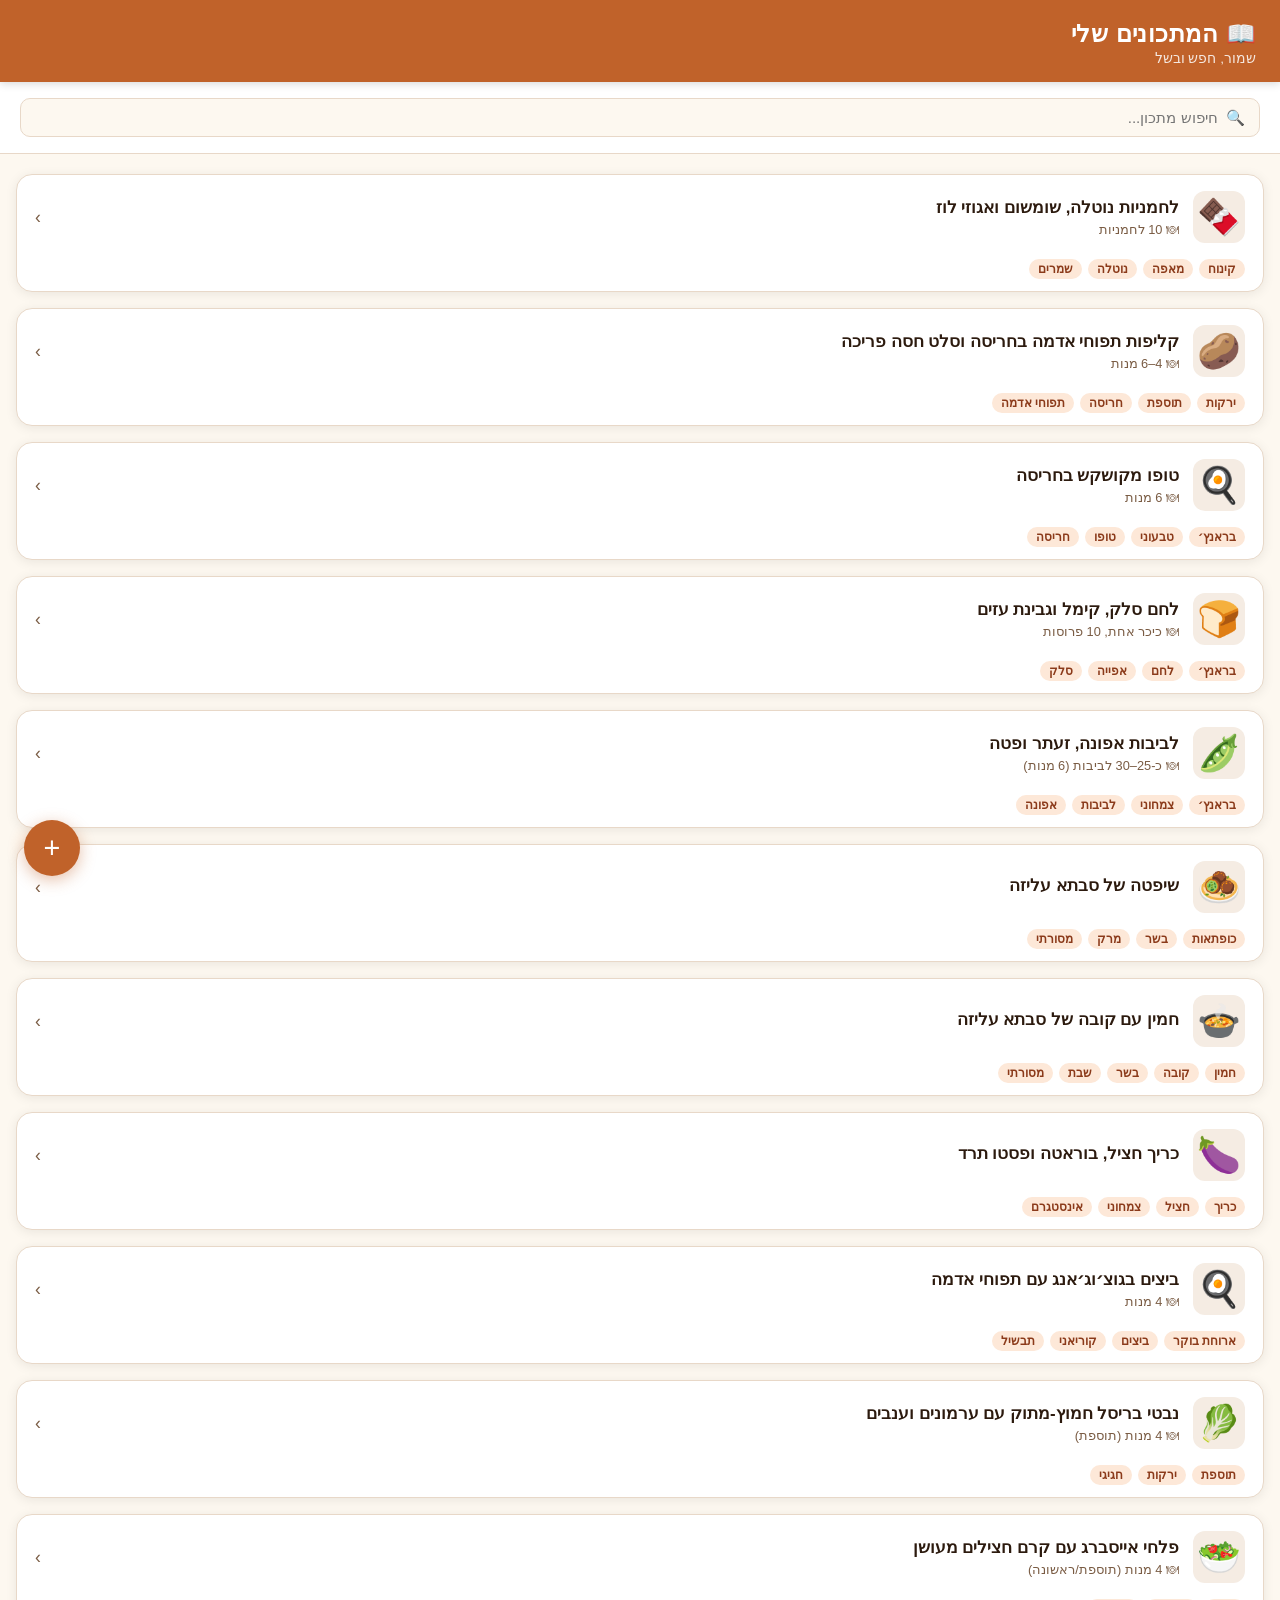
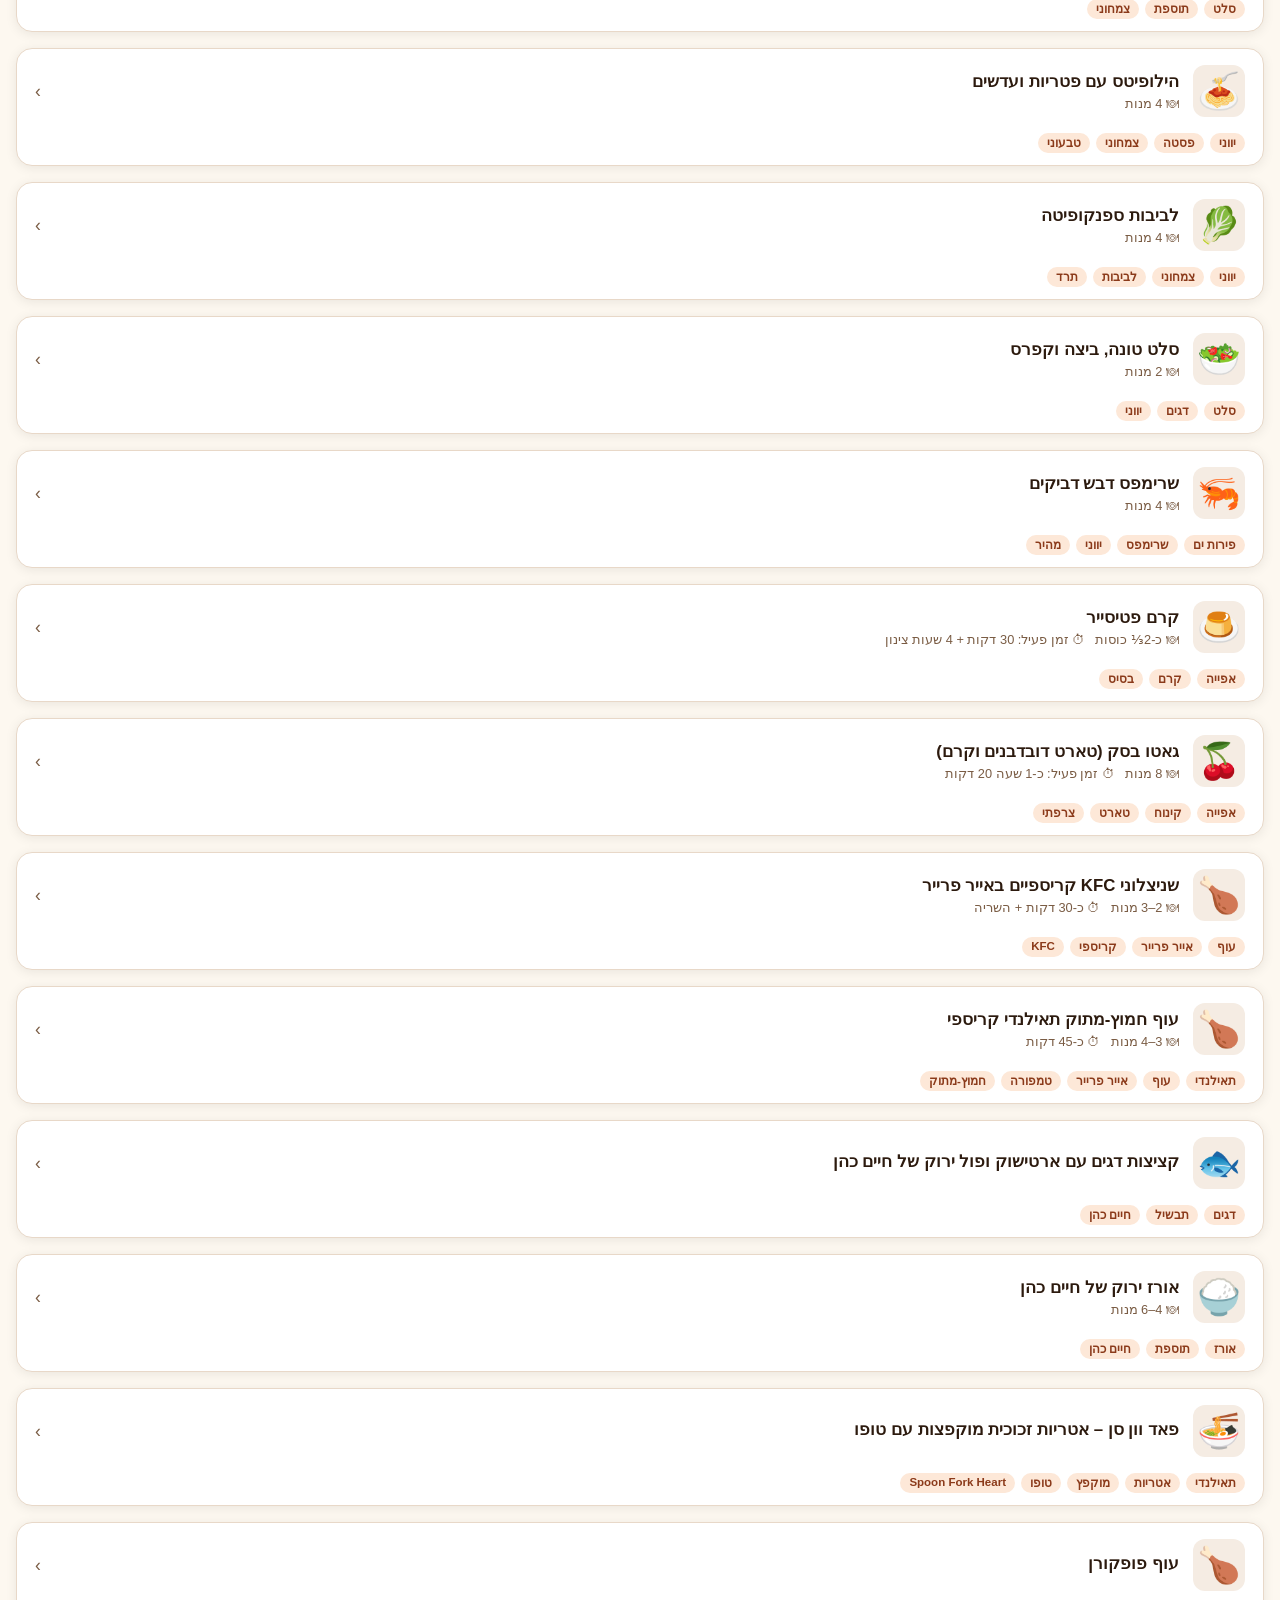
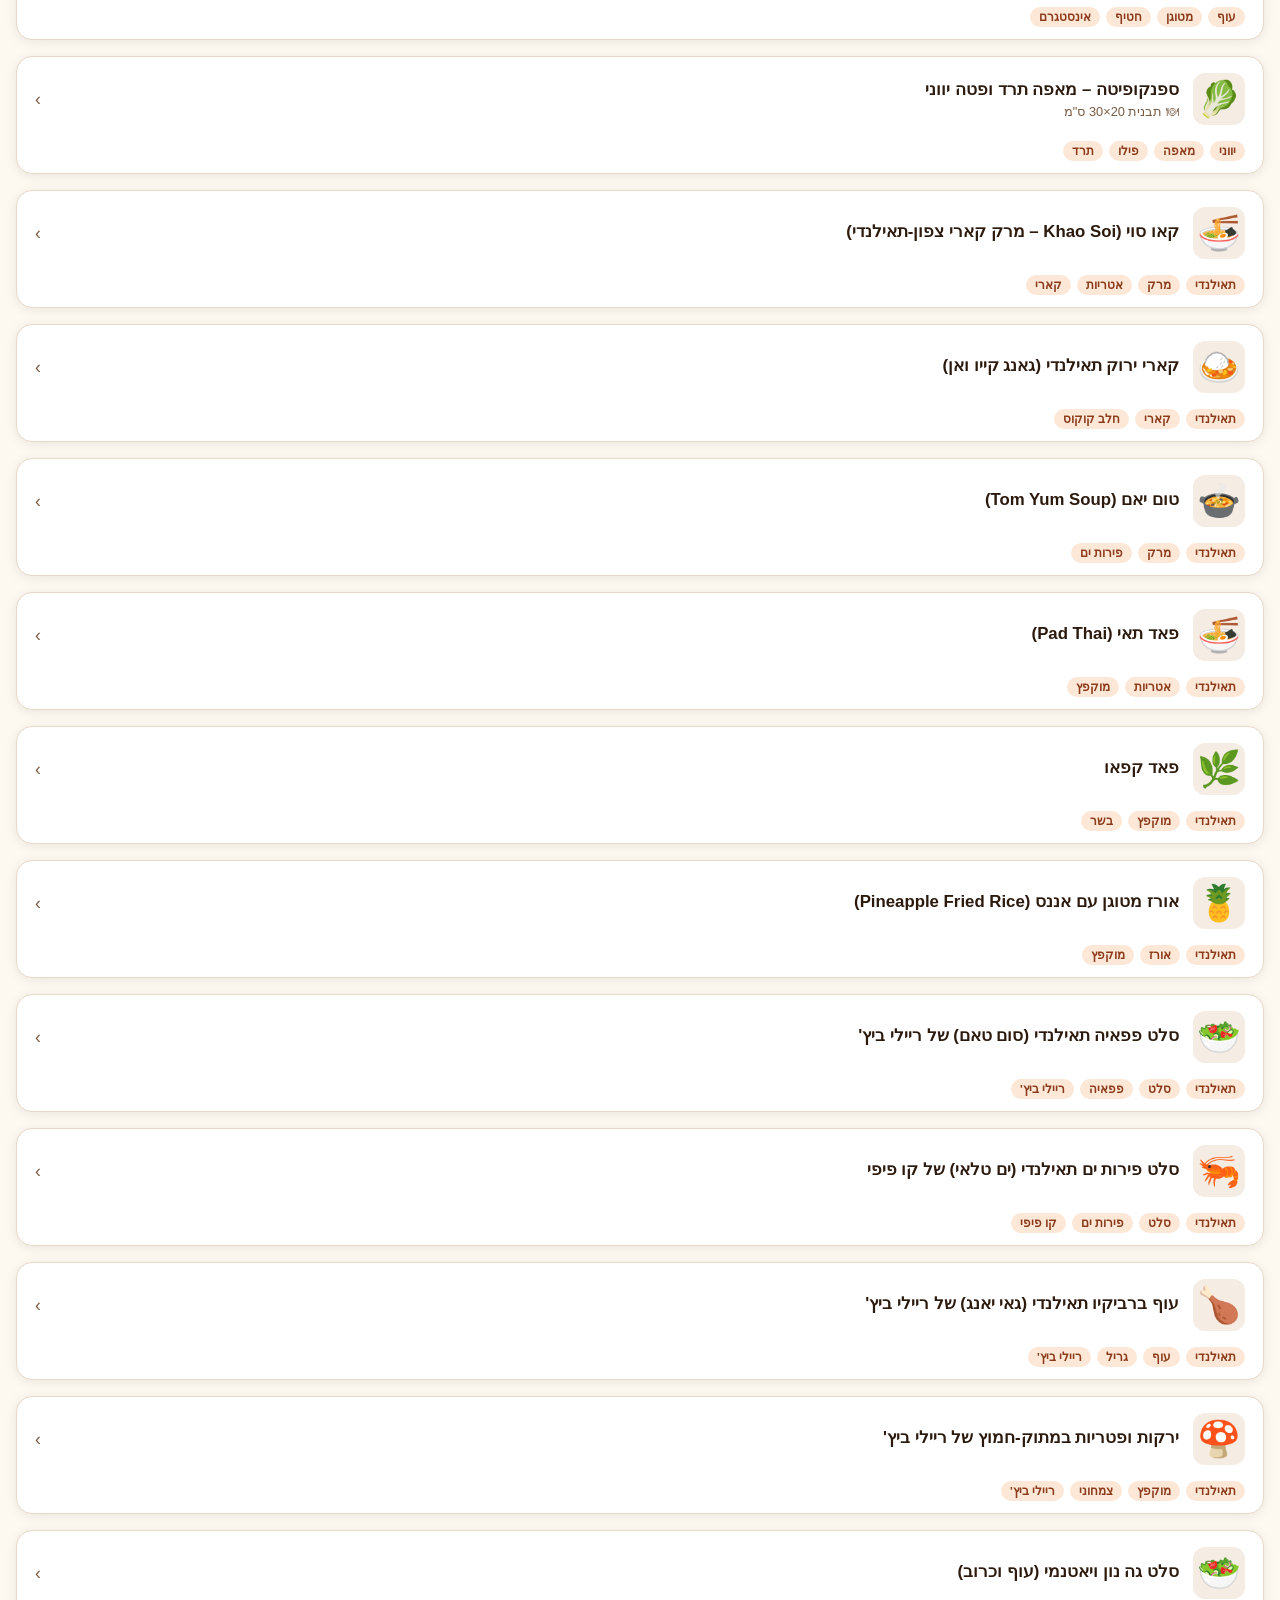
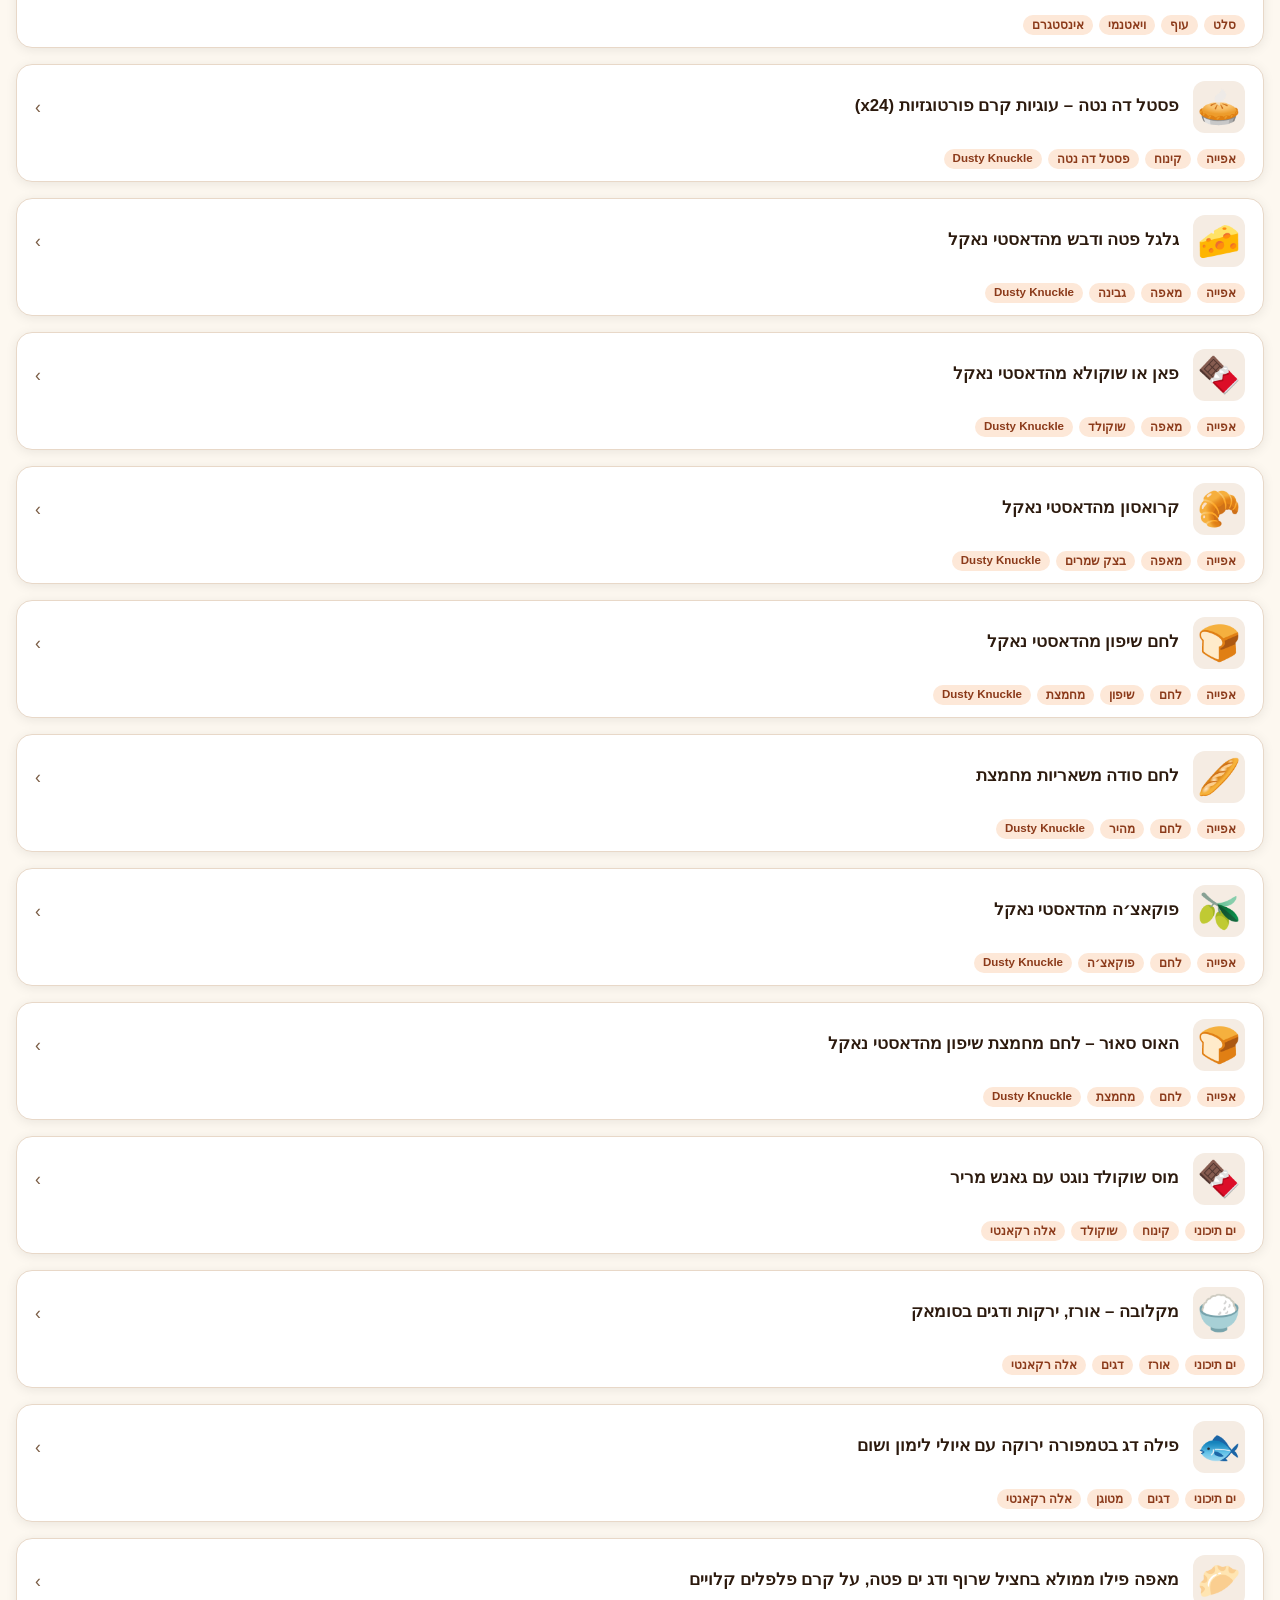
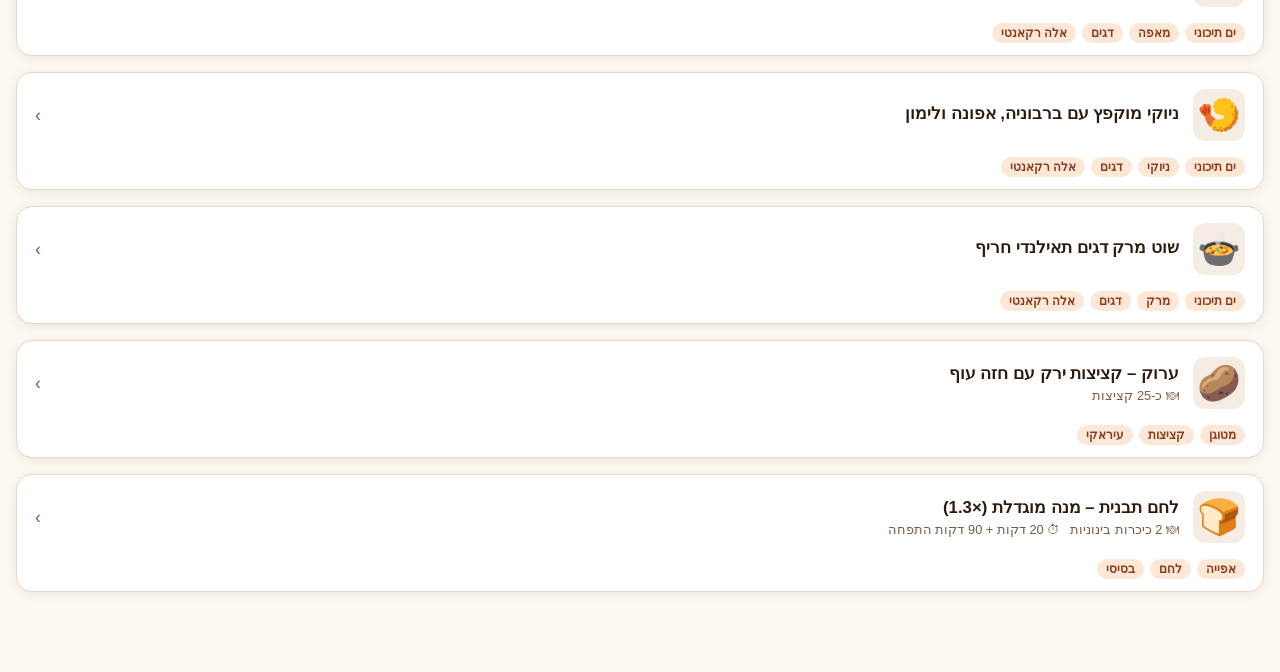
<file: recipe.html>
<!DOCTYPE html>
<html lang="he" dir="rtl">
<head>
  <meta charset="UTF-8" />
  <meta name="viewport" content="width=device-width, initial-scale=1.0" />
  <title>מתכונים שלי</title>
  <style>
    *, *::before, *::after { box-sizing: border-box; margin: 0; padding: 0; }

    :root {
      --bg: #fdf8f0;
      --card: #ffffff;
      --primary: #c0622a;
      --primary-light: #f5ece3;
      --primary-dark: #9e4f22;
      --text: #2c1a0e;
      --text-muted: #7a5c44;
      --border: #e8d8c8;
      --tag-bg: #fde8d8;
      --tag-text: #8b3a1a;
      --step-num: #c0622a;
      --shadow: 0 2px 12px rgba(0,0,0,0.08);
      --radius: 16px;
    }

    body {
      font-family: 'Segoe UI', 'Arial Hebrew', Arial, sans-serif;
      background: var(--bg);
      color: var(--text);
      min-height: 100vh;
      padding: 0 0 60px;
    }

    /* ── Header ── */
    header {
      background: var(--primary);
      color: #fff;
      padding: 20px 24px 16px;
      position: sticky;
      top: 0;
      z-index: 100;
      box-shadow: 0 2px 8px rgba(0,0,0,0.15);
    }
    header h1 { font-size: 1.5rem; font-weight: 700; letter-spacing: 0.02em; }
    header p  { font-size: 0.85rem; opacity: 0.85; margin-top: 2px; }

    /* ── Search ── */
    .search-bar {
      padding: 16px 20px;
      background: var(--card);
      border-bottom: 1px solid var(--border);
    }
    .search-bar input {
      width: 100%;
      padding: 10px 14px;
      border: 1.5px solid var(--border);
      border-radius: 10px;
      font-size: 0.95rem;
      color: var(--text);
      background: var(--bg);
      outline: none;
      transition: border-color 0.2s;
    }
    .search-bar input:focus { border-color: var(--primary); }

    /* ── Recipe list ── */
    .recipe-list {
      padding: 20px 16px;
      display: flex;
      flex-direction: column;
      gap: 16px;
    }

    .recipe-card {
      background: var(--card);
      border-radius: var(--radius);
      box-shadow: var(--shadow);
      border: 1.5px solid var(--border);
      overflow: hidden;
      cursor: pointer;
      transition: box-shadow 0.2s, transform 0.15s;
    }
    .recipe-card:hover { box-shadow: 0 6px 24px rgba(0,0,0,0.12); transform: translateY(-1px); }

    .card-header {
      display: flex;
      align-items: center;
      gap: 14px;
      padding: 16px 18px;
    }
    .card-icon {
      font-size: 2.2rem;
      width: 52px;
      height: 52px;
      display: flex;
      align-items: center;
      justify-content: center;
      background: var(--primary-light);
      border-radius: 12px;
      flex-shrink: 0;
    }
    .card-info { flex: 1; min-width: 0; }
    .card-title {
      font-size: 1.05rem;
      font-weight: 700;
      color: var(--text);
      white-space: nowrap;
      overflow: hidden;
      text-overflow: ellipsis;
    }
    .card-meta {
      font-size: 0.8rem;
      color: var(--text-muted);
      margin-top: 4px;
      display: flex;
      gap: 10px;
      flex-wrap: wrap;
    }
    .card-meta span { display: flex; align-items: center; gap: 3px; }
    .card-chevron {
      font-size: 1.1rem;
      color: var(--text-muted);
      transition: transform 0.25s;
      flex-shrink: 0;
    }
    .recipe-card.open .card-chevron { transform: rotate(90deg); }

    .card-tags {
      padding: 0 18px 12px;
      display: flex;
      gap: 6px;
      flex-wrap: wrap;
    }
    .tag {
      background: var(--tag-bg);
      color: var(--tag-text);
      font-size: 0.72rem;
      font-weight: 600;
      padding: 3px 9px;
      border-radius: 20px;
    }

    /* ── Expanded recipe body ── */
    .recipe-body {
      display: none;
      border-top: 1.5px solid var(--border);
    }
    .recipe-card.open .recipe-body { display: block; }

    .recipe-body section {
      padding: 16px 18px;
      border-bottom: 1px solid var(--border);
    }
    .recipe-body section:last-child { border-bottom: none; }

    .section-title {
      font-size: 0.8rem;
      font-weight: 700;
      text-transform: uppercase;
      letter-spacing: 0.06em;
      color: var(--primary);
      margin-bottom: 10px;
    }

    /* ingredients */
    .ingredient-list {
      list-style: none;
      display: flex;
      flex-direction: column;
      gap: 6px;
    }
    .ingredient-list li {
      display: flex;
      justify-content: space-between;
      align-items: baseline;
      font-size: 0.9rem;
      gap: 8px;
    }
    .ingredient-list li .name { color: var(--text); flex: 1; }
    .ingredient-list li .amount {
      font-weight: 700;
      color: var(--primary-dark);
      white-space: nowrap;
    }

    /* steps */
    .step-list {
      list-style: none;
      display: flex;
      flex-direction: column;
      gap: 10px;
    }
    .step-list li {
      display: flex;
      gap: 12px;
      font-size: 0.9rem;
      line-height: 1.55;
    }
    .step-num {
      width: 24px;
      height: 24px;
      min-width: 24px;
      background: var(--primary);
      color: #fff;
      border-radius: 50%;
      font-size: 0.75rem;
      font-weight: 700;
      display: flex;
      align-items: center;
      justify-content: center;
      margin-top: 1px;
    }

    /* tip box */
    .tip-box {
      background: #fff8ee;
      border-right: 4px solid #e8a84e;
      border-radius: 8px;
      padding: 10px 14px;
      font-size: 0.85rem;
      color: #6b4a10;
      line-height: 1.55;
    }
    .tip-box strong { color: #8b5e10; }

    /* baking info pills */
    .bake-info {
      display: flex;
      gap: 10px;
      flex-wrap: wrap;
    }
    .bake-pill {
      background: var(--primary-light);
      border: 1.5px solid #e8c4a8;
      border-radius: 10px;
      padding: 8px 14px;
      font-size: 0.88rem;
      display: flex;
      flex-direction: column;
      align-items: center;
      gap: 2px;
      flex: 1;
      min-width: 90px;
    }
    .bake-pill .pill-label { font-size: 0.7rem; color: var(--text-muted); font-weight: 600; text-transform: uppercase; }
    .bake-pill .pill-val { font-weight: 700; color: var(--primary-dark); font-size: 1rem; }

    /* ── FAB – add recipe ── */
    #fab {
      position: fixed;
      bottom: 24px;
      left: 24px;
      width: 56px;
      height: 56px;
      border-radius: 50%;
      background: var(--primary);
      color: #fff;
      font-size: 1.8rem;
      border: none;
      cursor: pointer;
      box-shadow: 0 4px 16px rgba(192,98,42,0.4);
      display: flex;
      align-items: center;
      justify-content: center;
      transition: background 0.2s, transform 0.15s;
      z-index: 200;
    }
    #fab:hover { background: var(--primary-dark); transform: scale(1.07); }

    /* ── Modal ── */
    .modal-overlay {
      display: none;
      position: fixed;
      inset: 0;
      background: rgba(0,0,0,0.45);
      z-index: 300;
      align-items: flex-end;
    }
    .modal-overlay.open { display: flex; }

    .modal {
      background: var(--card);
      border-radius: 20px 20px 0 0;
      padding: 24px 20px 36px;
      width: 100%;
      max-height: 90vh;
      overflow-y: auto;
      animation: slideUp 0.28s ease;
    }
    @keyframes slideUp {
      from { transform: translateY(60px); opacity: 0; }
      to   { transform: translateY(0);    opacity: 1; }
    }
    .modal h2 { font-size: 1.15rem; font-weight: 700; margin-bottom: 18px; color: var(--primary-dark); }

    .form-group { margin-bottom: 14px; }
    .form-group label { display: block; font-size: 0.8rem; font-weight: 600; color: var(--text-muted); margin-bottom: 5px; }
    .form-group input, .form-group textarea {
      width: 100%;
      padding: 10px 12px;
      border: 1.5px solid var(--border);
      border-radius: 10px;
      font-size: 0.9rem;
      color: var(--text);
      background: var(--bg);
      font-family: inherit;
      outline: none;
      transition: border-color 0.2s;
      resize: vertical;
    }
    .form-group input:focus, .form-group textarea:focus { border-color: var(--primary); }

    .modal-actions { display: flex; gap: 10px; margin-top: 6px; }
    .btn-primary {
      flex: 1;
      padding: 12px;
      background: var(--primary);
      color: #fff;
      border: none;
      border-radius: 10px;
      font-size: 0.95rem;
      font-weight: 700;
      cursor: pointer;
      transition: background 0.2s;
    }
    .btn-primary:hover { background: var(--primary-dark); }
    .btn-secondary {
      padding: 12px 20px;
      background: var(--bg);
      color: var(--text-muted);
      border: 1.5px solid var(--border);
      border-radius: 10px;
      font-size: 0.95rem;
      cursor: pointer;
    }

    .empty-state {
      text-align: center;
      padding: 60px 20px;
      color: var(--text-muted);
    }
    .empty-state .emoji { font-size: 3rem; margin-bottom: 12px; }
    .empty-state p { font-size: 0.95rem; }
  </style>
</head>
<body>

<header>
  <h1>📖 המתכונים שלי</h1>
  <p>שמור, חפש ובשל</p>
</header>

<div class="search-bar">
  <input type="search" id="searchInput" placeholder="🔍  חיפוש מתכון..." />
</div>

<div class="recipe-list" id="recipeList"></div>

<button id="fab" title="הוסף מתכון">+</button>

<!-- Add Recipe Modal -->
<div class="modal-overlay" id="modalOverlay">
  <div class="modal">
    <h2>➕ מתכון חדש</h2>
    <div class="form-group">
      <label>שם המתכון *</label>
      <input type="text" id="newTitle" placeholder="למשל: עוגת שוקולד" />
    </div>
    <div class="form-group">
      <label>אמוג׳י / סמל</label>
      <input type="text" id="newEmoji" placeholder="🍰" maxlength="4" />
    </div>
    <div class="form-group">
      <label>מרכיבים (שורה אחת לכל מרכיב, פורמט: שם | כמות)</label>
      <textarea id="newIngredients" rows="5" placeholder="קמח | 500 גרם&#10;ביצים | 3&#10;חמאה | 200 גרם"></textarea>
    </div>
    <div class="form-group">
      <label>הוראות הכנה (שורה לכל שלב)</label>
      <textarea id="newSteps" rows="5" placeholder="מחממים תנור ל-180°C&#10;מערבבים את כל המרכיבים&#10;אופים 35 דקות"></textarea>
    </div>
    <div class="form-group">
      <label>טיפ (אופציונלי)</label>
      <input type="text" id="newTip" placeholder="טיפ שימושי..." />
    </div>
    <div class="form-group">
      <label>תגיות (מופרדות בפסיק)</label>
      <input type="text" id="newTags" placeholder="אפייה, לחם, קל" />
    </div>
    <div class="form-group">
      <label>זמן הכנה</label>
      <input type="text" id="newPrepTime" placeholder="20 דקות" />
    </div>
    <div class="form-group">
      <label>זמן אפייה / בישול</label>
      <input type="text" id="newCookTime" placeholder="45 דקות" />
    </div>
    <div class="form-group">
      <label>טמפרטורה</label>
      <input type="text" id="newTemp" placeholder="180°C" />
    </div>
    <div class="modal-actions">
      <button class="btn-secondary" id="modalCancel">ביטול</button>
      <button class="btn-primary" id="modalSave">שמור מתכון</button>
    </div>
  </div>
</div>

<script>
const STORAGE_KEY = 'my_recipes_v1';

const BREAD_RECIPE = {
  id: 'bread_tin_30pct',
  emoji: '🍞',
  title: 'לחם תבנית – מנה מוגדלת (×1.3)',
  tags: ['אפייה', 'לחם', 'בסיסי'],
  prepTime: '20 דקות + 90 דקות התפחה',
  cookTime: '38–45 דקות',
  temp: '200°C',
  yields: '2 כיכרות בינוניות',
  ingredients: [
    { name: 'קמח לבן ללחם',          amount: '1.3 ק״ג'    },
    { name: 'מים פושרים',             amount: '845 מ״ל'    },
    { name: 'שמרים יבשים (או 39 גר׳ טריים)', amount: '13 גרם'     },
    { name: 'מלח',                    amount: '26 גרם'     },
    { name: 'סוכר',                   amount: '39 גרם'     },
    { name: 'שמן ניטרלי (או חמאה רכה)', amount: '52 גר׳ שמן / 65 גר׳ חמאה' },
  ],
  steps: [
    'מערבבים מים פושרים + שמרים + סוכר בקערה גדולה. ממתינים 5 דקות עד שהתערובת מתחילה לקצוף.',
    'מוסיפים את הקמח ומתחילים ללוש.',
    'אחרי שהבצק מתחיל להתאחד — מוסיפים מלח ושמן (או חמאה רכה).',
    'לשים 10–12 דקות עד שהבצק חלק, גמיש ולא נדבק ליד.',
    'התפחה ראשונה: מכסים ומניחים 60–90 דקות עד שהבצק מכפיל נפחו.',
    'מחלקים לשני חלקים שווים (≈1.1 ק״ג כל אחד), מעצבים ומניחים בתבניות.',
    'התפחה סופית (proofing): ממתינים עד שהבצק עולה לכ-1–2 ס״מ מתחת לשפת התבנית. לא יותר! סוגרים מכסה.',
    'אופים ב-200°C כ-38–45 דקות עד להשחמה יפה.',
    'מוציאים, מצננים על רשת לפחות 20 דקות לפני פריסה.',
  ],
  tip: 'proofing = התפחה סופית לפני אפייה. בתבנית עם מכסה זה קריטי — אל תתן לבצק לעלות מעל גובה התבנית לפני שסוגרים.',
};

function loadRecipes() {
  try {
    const stored = JSON.parse(localStorage.getItem(STORAGE_KEY) || '[]');
    if (!stored.find(r => r.id === BREAD_RECIPE.id)) {
      stored.unshift(BREAD_RECIPE);
      saveRecipes(stored);
    }
    return stored;
  } catch {
    return [BREAD_RECIPE];
  }
}

function saveRecipes(list) {
  localStorage.setItem(STORAGE_KEY, JSON.stringify(list));
}

function renderRecipes(filter = '') {
  const list = loadRecipes();
  const q = filter.trim().toLowerCase();
  const filtered = q
    ? list.filter(r =>
        r.title.toLowerCase().includes(q) ||
        (r.tags || []).some(t => t.toLowerCase().includes(q))
      )
    : list;

  const container = document.getElementById('recipeList');
  if (!filtered.length) {
    container.innerHTML = `
      <div class="empty-state">
        <div class="emoji">🍳</div>
        <p>לא נמצאו מתכונים תואמים</p>
      </div>`;
    return;
  }

  container.innerHTML = filtered.map(r => buildCard(r)).join('');

  container.querySelectorAll('.recipe-card').forEach(card => {
    card.addEventListener('click', () => {
      card.classList.toggle('open');
    });
  });
}

function buildCard(r) {
  const tags = (r.tags || []).map(t => `<span class="tag">${t}</span>`).join('');
  const meta = [
    r.yields ? `<span>🍽 ${r.yields}</span>` : '',
    r.prepTime ? `<span>⏱ ${r.prepTime}</span>` : '',
  ].filter(Boolean).join('');

  const ingredients = (r.ingredients || []).map(i =>
    `<li><span class="name">${i.name}</span><span class="amount">${i.amount}</span></li>`
  ).join('');

  const steps = (r.steps || []).map((s, idx) =>
    `<li><span class="step-num">${idx + 1}</span><span>${s}</span></li>`
  ).join('');

  const tipHtml = r.tip
    ? `<section>
        <div class="section-title">💡 טיפ</div>
        <div class="tip-box">${r.tip}</div>
       </section>`
    : '';

  const bakeHtml = (r.temp || r.cookTime)
    ? `<section>
        <div class="section-title">🔥 אפייה</div>
        <div class="bake-info">
          ${r.temp     ? `<div class="bake-pill"><span class="pill-label">טמפרטורה</span><span class="pill-val">${r.temp}</span></div>` : ''}
          ${r.cookTime ? `<div class="bake-pill"><span class="pill-label">זמן</span><span class="pill-val">${r.cookTime}</span></div>` : ''}
        </div>
       </section>`
    : '';

  return `
    <div class="recipe-card" data-id="${r.id}">
      <div class="card-header">
        <div class="card-icon">${r.emoji || '🍽'}</div>
        <div class="card-info">
          <div class="card-title">${r.title}</div>
          <div class="card-meta">${meta}</div>
        </div>
        <span class="card-chevron">›</span>
      </div>
      ${tags ? `<div class="card-tags">${tags}</div>` : ''}
      <div class="recipe-body">
        ${ingredients ? `<section>
          <div class="section-title">🛒 מרכיבים</div>
          <ul class="ingredient-list">${ingredients}</ul>
        </section>` : ''}
        ${steps ? `<section>
          <div class="section-title">👨‍🍳 הכנה</div>
          <ol class="step-list">${steps}</ol>
        </section>` : ''}
        ${bakeHtml}
        ${tipHtml}
      </div>
    </div>`;
}

// Search
document.getElementById('searchInput').addEventListener('input', e => {
  renderRecipes(e.target.value);
});

// FAB / Modal
const overlay = document.getElementById('modalOverlay');
document.getElementById('fab').addEventListener('click', () => overlay.classList.add('open'));
document.getElementById('modalCancel').addEventListener('click', () => overlay.classList.remove('open'));
overlay.addEventListener('click', e => { if (e.target === overlay) overlay.classList.remove('open'); });

document.getElementById('modalSave').addEventListener('click', () => {
  const title = document.getElementById('newTitle').value.trim();
  if (!title) { alert('נא להזין שם מתכון'); return; }

  const rawIngredients = document.getElementById('newIngredients').value.trim();
  const ingredients = rawIngredients
    ? rawIngredients.split('\n').map(line => {
        const [name = '', amount = ''] = line.split('|').map(s => s.trim());
        return { name, amount };
      }).filter(i => i.name)
    : [];

  const rawSteps = document.getElementById('newSteps').value.trim();
  const steps = rawSteps ? rawSteps.split('\n').map(s => s.trim()).filter(Boolean) : [];

  const recipe = {
    id: 'r_' + Date.now(),
    emoji: document.getElementById('newEmoji').value.trim() || '🍽',
    title,
    tags: document.getElementById('newTags').value.split(',').map(t => t.trim()).filter(Boolean),
    prepTime: document.getElementById('newPrepTime').value.trim(),
    cookTime: document.getElementById('newCookTime').value.trim(),
    temp: document.getElementById('newTemp').value.trim(),
    tip: document.getElementById('newTip').value.trim(),
    ingredients,
    steps,
  };

  const list = loadRecipes();
  list.unshift(recipe);
  saveRecipes(list);
  renderRecipes(document.getElementById('searchInput').value);
  overlay.classList.remove('open');

  ['newTitle','newEmoji','newIngredients','newSteps','newTip','newTags','newPrepTime','newCookTime','newTemp']
    .forEach(id => document.getElementById(id).value = '');
});

// Init
renderRecipes();
</script>
</body>
</html>
</file>
